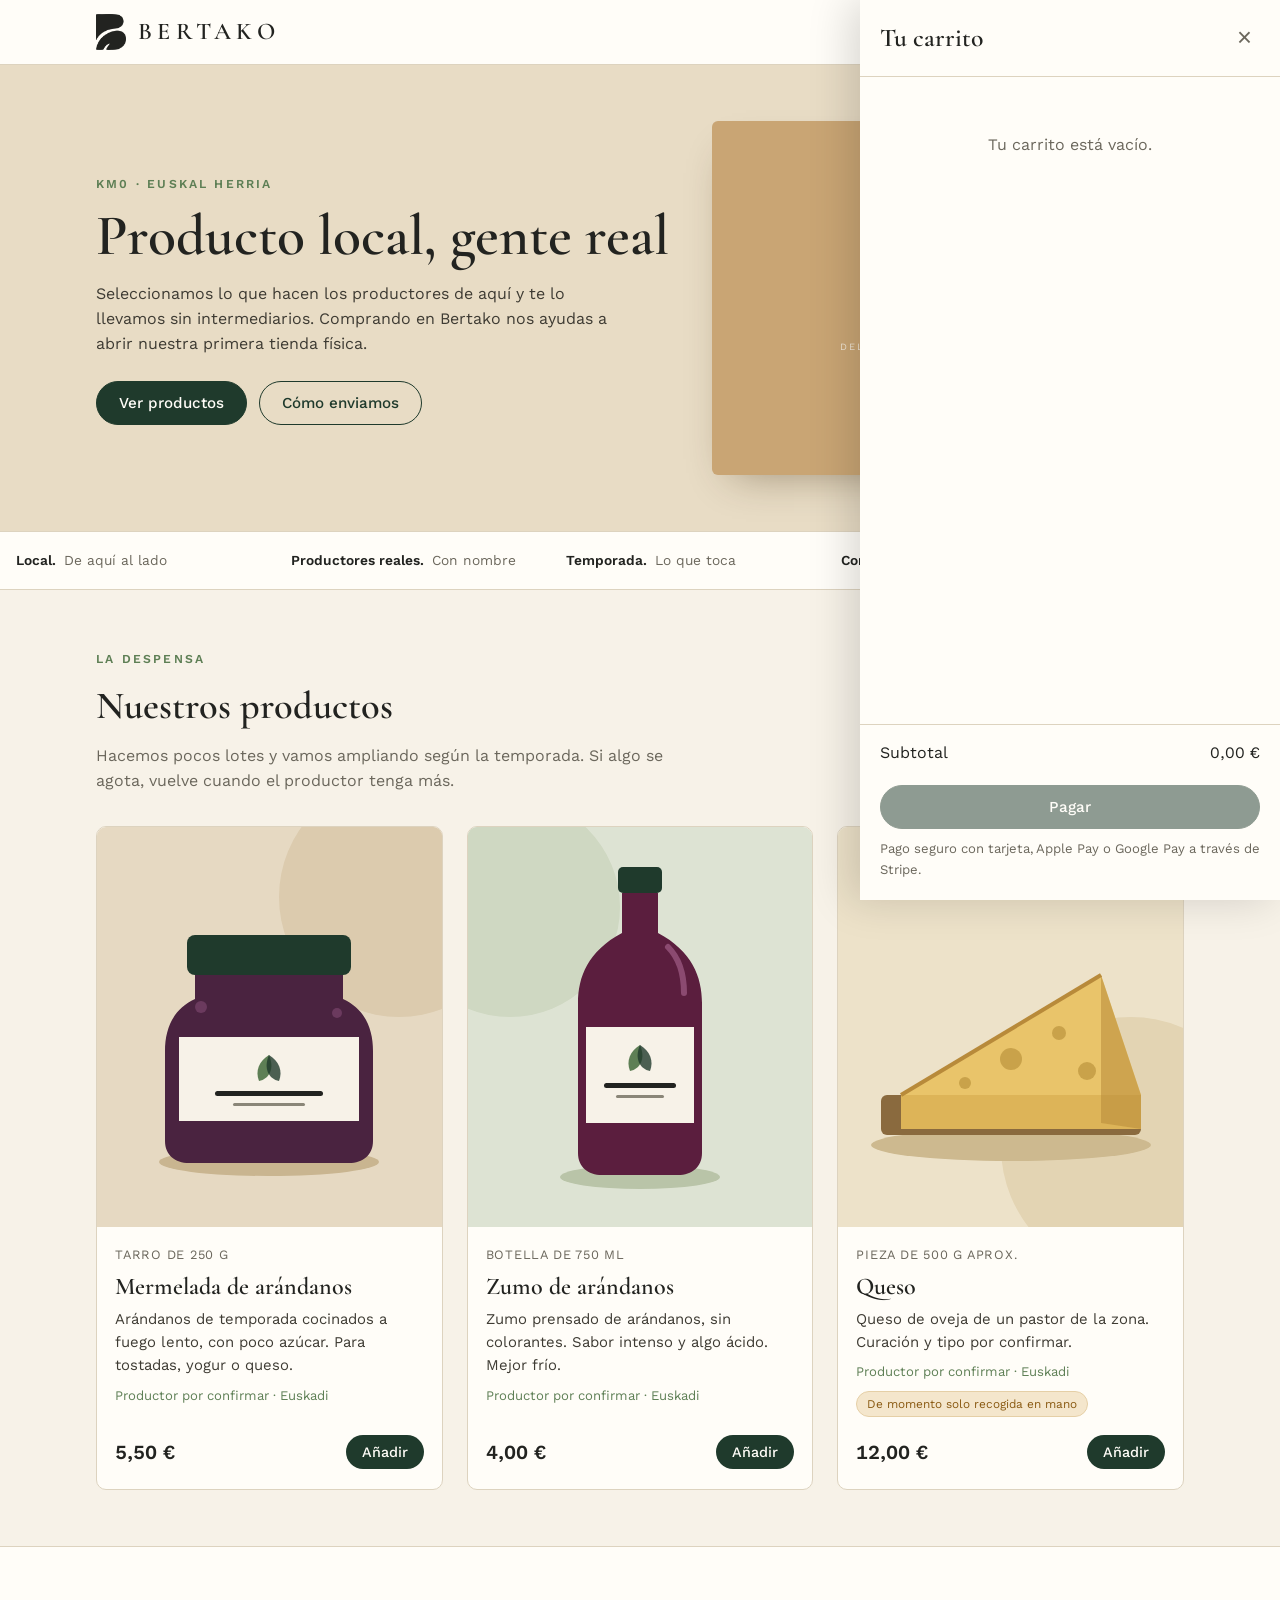
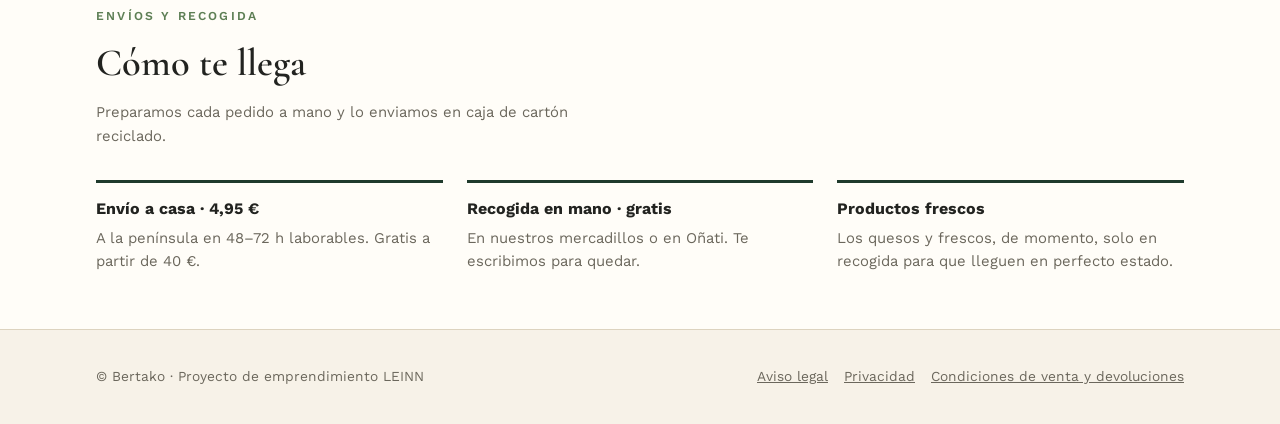
<file: index.html>
<!doctype html>
<html lang="es">
<head>
  <meta charset="utf-8">
  <meta name="viewport" content="width=device-width, initial-scale=1, viewport-fit=cover">
  <title>Bertako · Producto local, gente real</title>
  <meta name="description" content="Productos Km0 del País Vasco, del productor al consumidor. Mermeladas, zumos y quesos de la zona.">
  <link rel="icon" href="logo-b.png">
  <link rel="preconnect" href="https://fonts.googleapis.com">
  <link rel="preconnect" href="https://fonts.gstatic.com" crossorigin>
  <link rel="stylesheet" href="https://fonts.googleapis.com/css2?family=Cormorant+Garamond:wght@500;600&family=Work+Sans:wght@400;500;600&display=swap">
  <link rel="stylesheet" href="styles.css">
</head>
<body>
<!--INICIO-->
<header class="cabecera">
  <div class="envoltura">
    <a class="marca" href="#">
      <img src="logo-b.png" alt="" width="30" height="35">
      <span>BERTAKO</span>
    </a>
    <nav class="nav">
      <a class="enlace" href="#productos">Productos</a>
      <a class="enlace" href="#envios">Envíos</a>
      <button class="boton-carrito" id="abrir-carrito" type="button">
        Carrito <span class="contador" id="contador">0</span>
      </button>
    </nav>
  </div>
</header>

<main>
  <section class="portada">
    <div class="envoltura">
      <div>
        <span class="etiqueta">Km0 · Euskal Herria</span>
        <h1>Producto local, gente real</h1>
        <p>Seleccionamos lo que hacen los productores de aquí y te lo llevamos sin intermediarios. Comprando en Bertako nos ayudas a abrir nuestra primera tienda física.</p>
        <div class="acciones">
          <a class="boton primario" href="#productos">Ver productos</a>
          <a class="boton secundario" href="#envios">Cómo enviamos</a>
        </div>
      </div>
      <div class="caja" aria-hidden="true">
        <div class="sello">
          <img src="logo-b.png" alt="">
          <strong>BERTAKO</strong>
          <small>Del productor al consumidor</small>
        </div>
      </div>
    </div>
  </section>

  <section class="valores" aria-label="Lo que nos importa">
    <ul class="envoltura">
      <li><b>Local.</b> De aquí al lado</li>
      <li><b>Productores reales.</b> Con nombre</li>
      <li><b>Temporada.</b> Lo que toca</li>
      <li><b>Conciencia.</b> Comercio justo</li>
    </ul>
  </section>

  <section class="seccion" id="productos">
    <div class="envoltura">
      <span class="etiqueta">La despensa</span>
      <h2>Nuestros productos</h2>
      <p class="intro">Hacemos pocos lotes y vamos ampliando según la temporada. Si algo se agota, vuelve cuando el productor tenga más.</p>
      <div class="rejilla" id="rejilla"><p class="vacio">Cargando productos…</p></div>
    </div>
  </section>

  <section class="seccion envios" id="envios">
    <div class="envoltura">
      <span class="etiqueta">Envíos y recogida</span>
      <h2>Cómo te llega</h2>
      <p class="intro">Preparamos cada pedido a mano y lo enviamos en caja de cartón reciclado.</p>
      <div class="tres">
        <div>
          <h3>Envío a casa · 4,95 €</h3>
          <p>A la península en 48–72 h laborables. Gratis a partir de 40 €.</p>
        </div>
        <div>
          <h3>Recogida en mano · gratis</h3>
          <p>En nuestros mercadillos o en Oñati. Te escribimos para quedar.</p>
        </div>
        <div>
          <h3>Productos frescos</h3>
          <p>Los quesos y frescos, de momento, solo en recogida para que lleguen en perfecto estado.</p>
        </div>
      </div>
    </div>
  </section>
</main>

<footer class="pie-pagina">
  <div class="envoltura">
    <span>© Bertako · Proyecto de emprendimiento LEINN</span>
    <nav>
      <a href="#">Aviso legal</a>
      <a href="#">Privacidad</a>
      <a href="#">Condiciones de venta y devoluciones</a>
    </nav>
  </div>
</footer>

<div class="velo" id="velo" hidden></div>
<aside class="panel" id="panel" hidden aria-label="Carrito">
  <header>
    <h2>Tu carrito</h2>
    <button class="cerrar" id="cerrar" type="button" aria-label="Cerrar carrito">×</button>
  </header>
  <div class="lineas" id="lineas"></div>
  <div class="resumen">
    <div class="fila"><span>Subtotal</span><span id="subtotal">0,00 €</span></div>
    <p class="nota" id="nota-envio"></p>
    <p class="mensaje" id="mensaje" hidden></p>
    <button class="boton primario" id="pagar" type="button" disabled>Pagar</button>
    <p class="nota">Pago seguro con tarjeta, Apple Pay o Google Pay a través de Stripe.</p>
  </div>
</aside>
<!--FIN-->
<script src="tienda.js"></script>
</body>
</html>
</file>
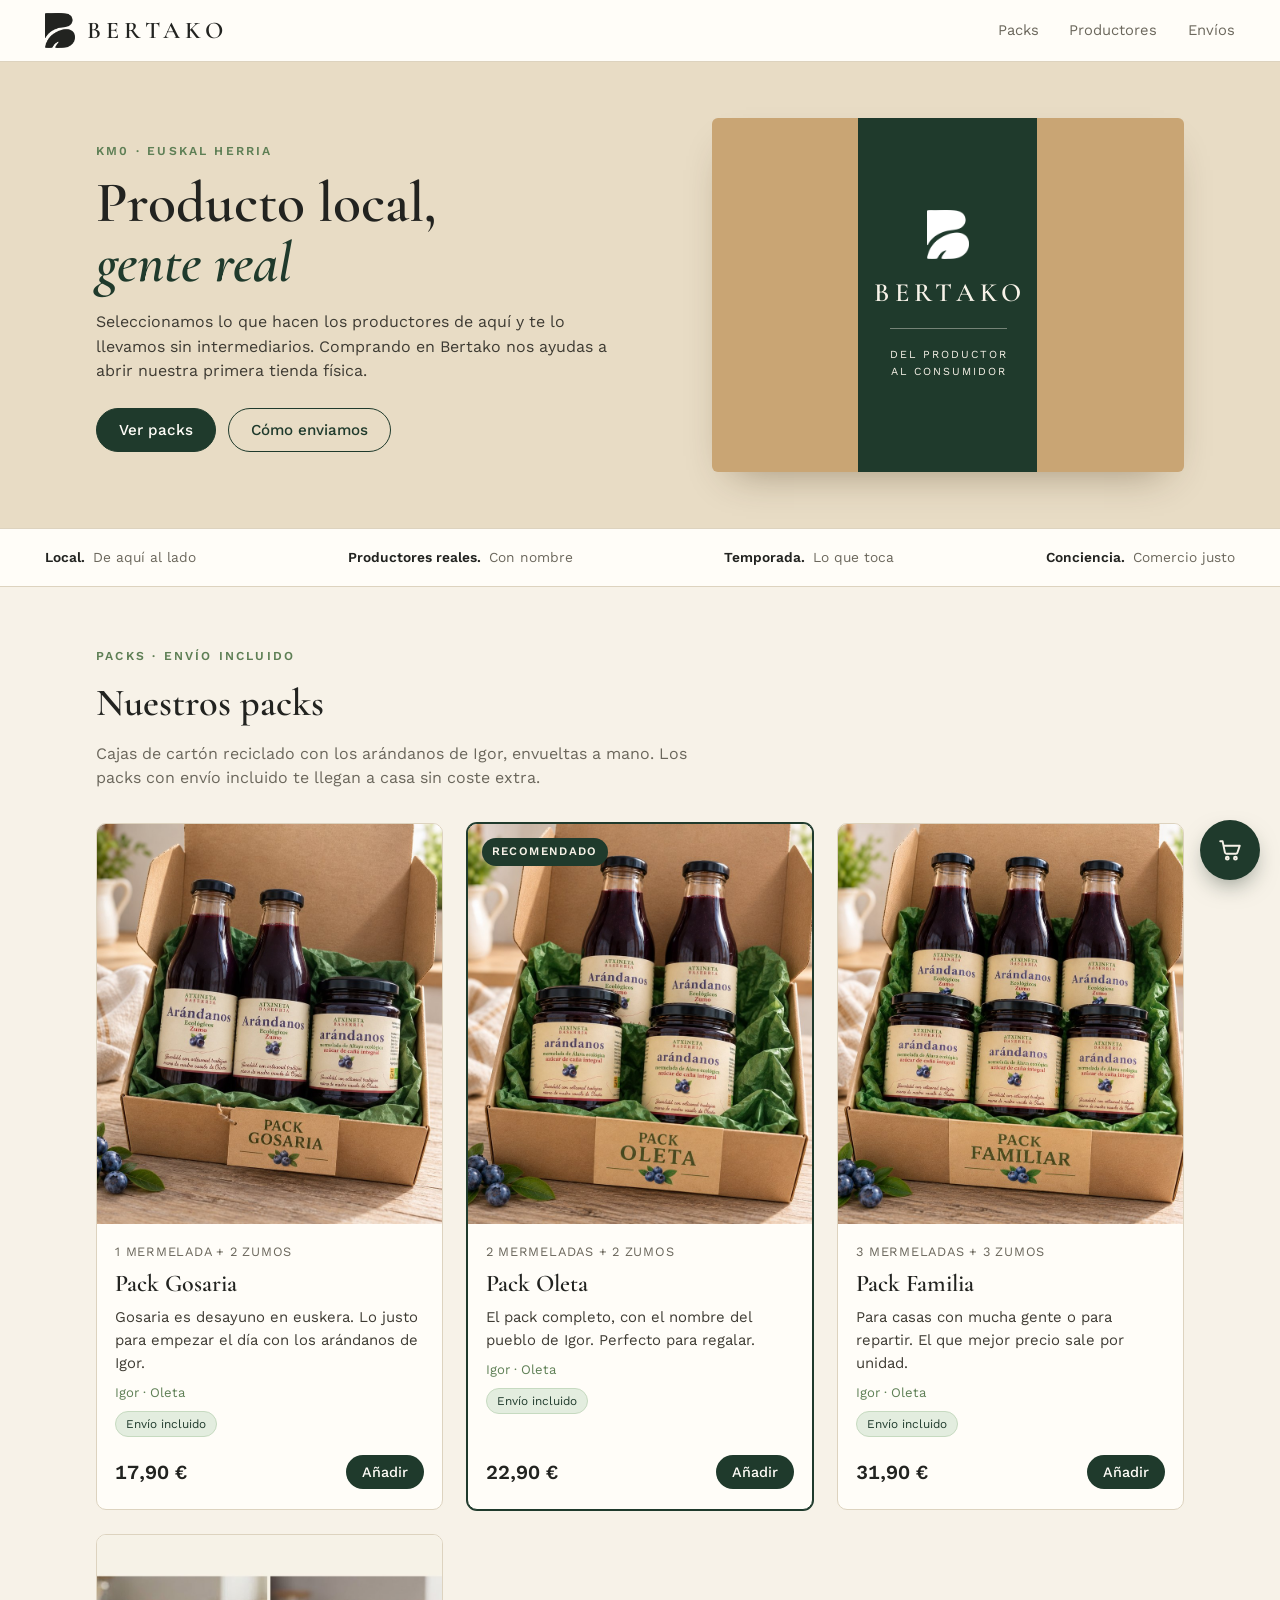
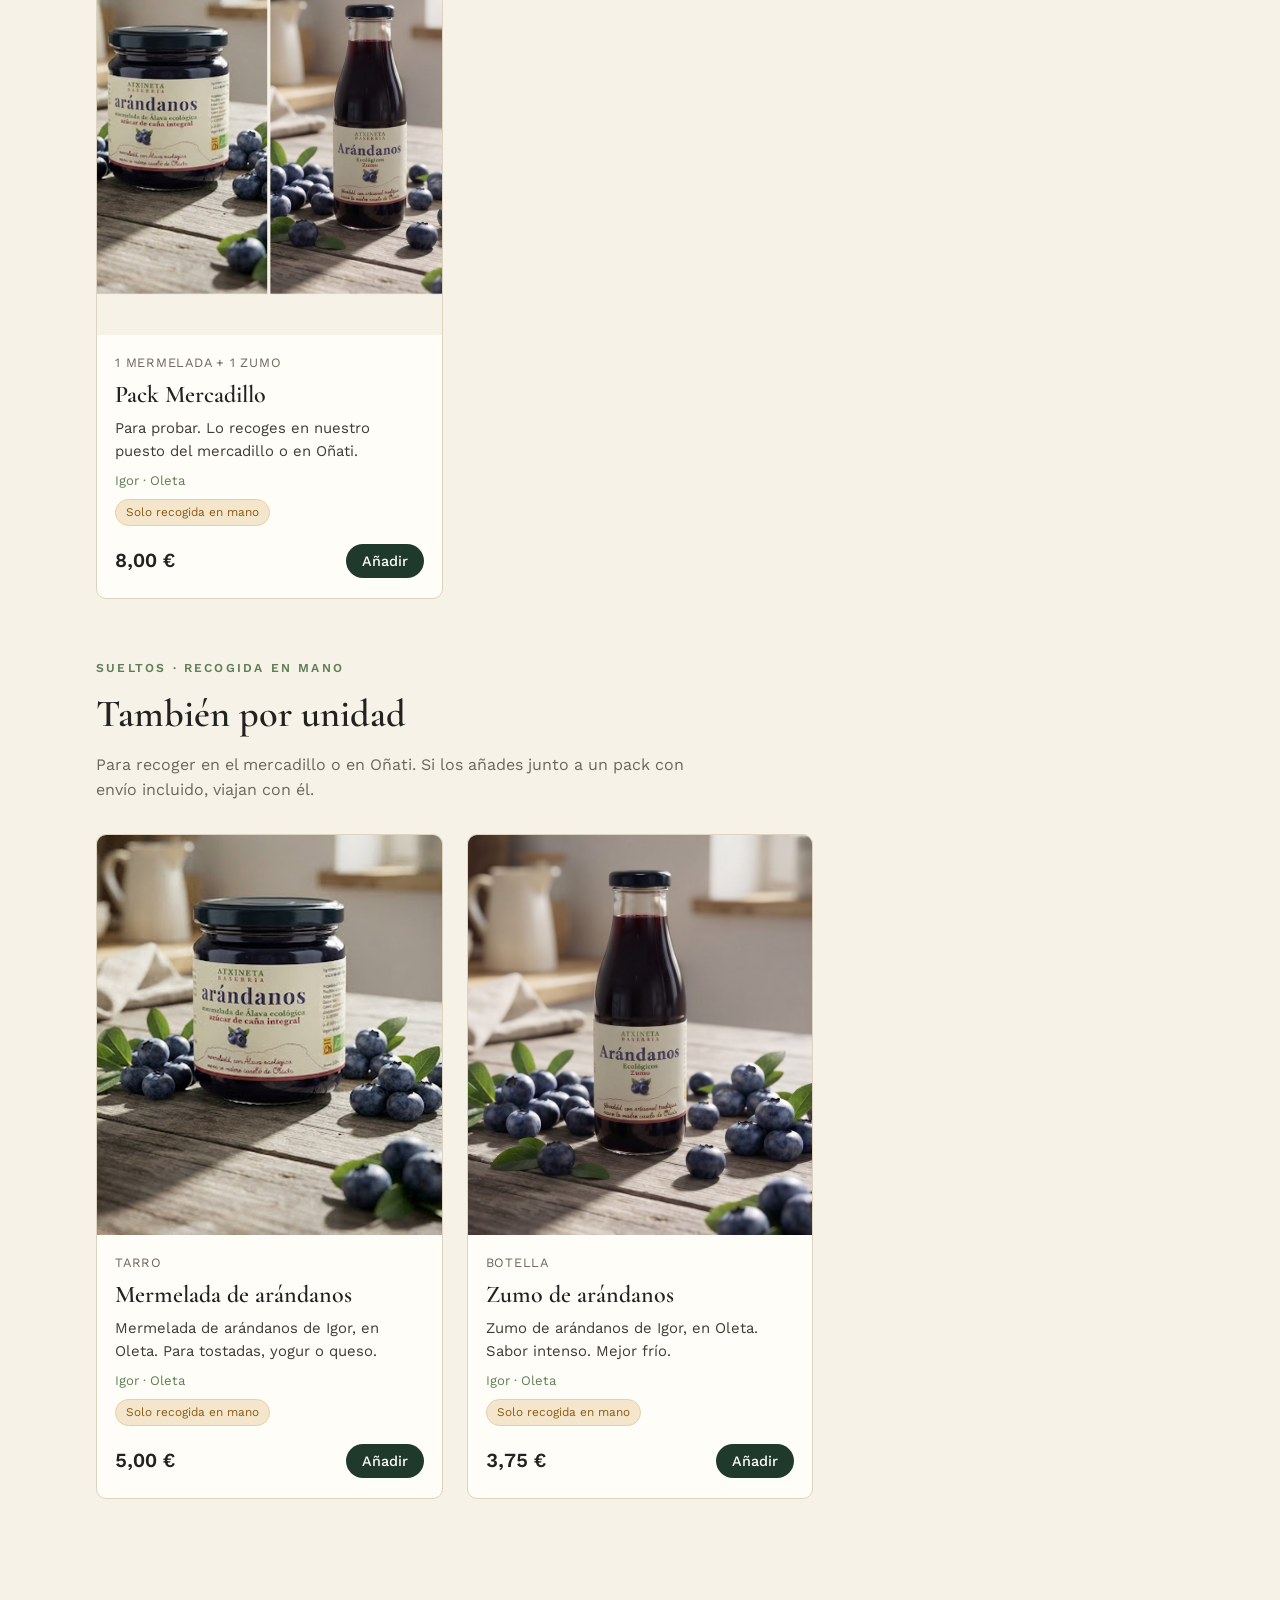
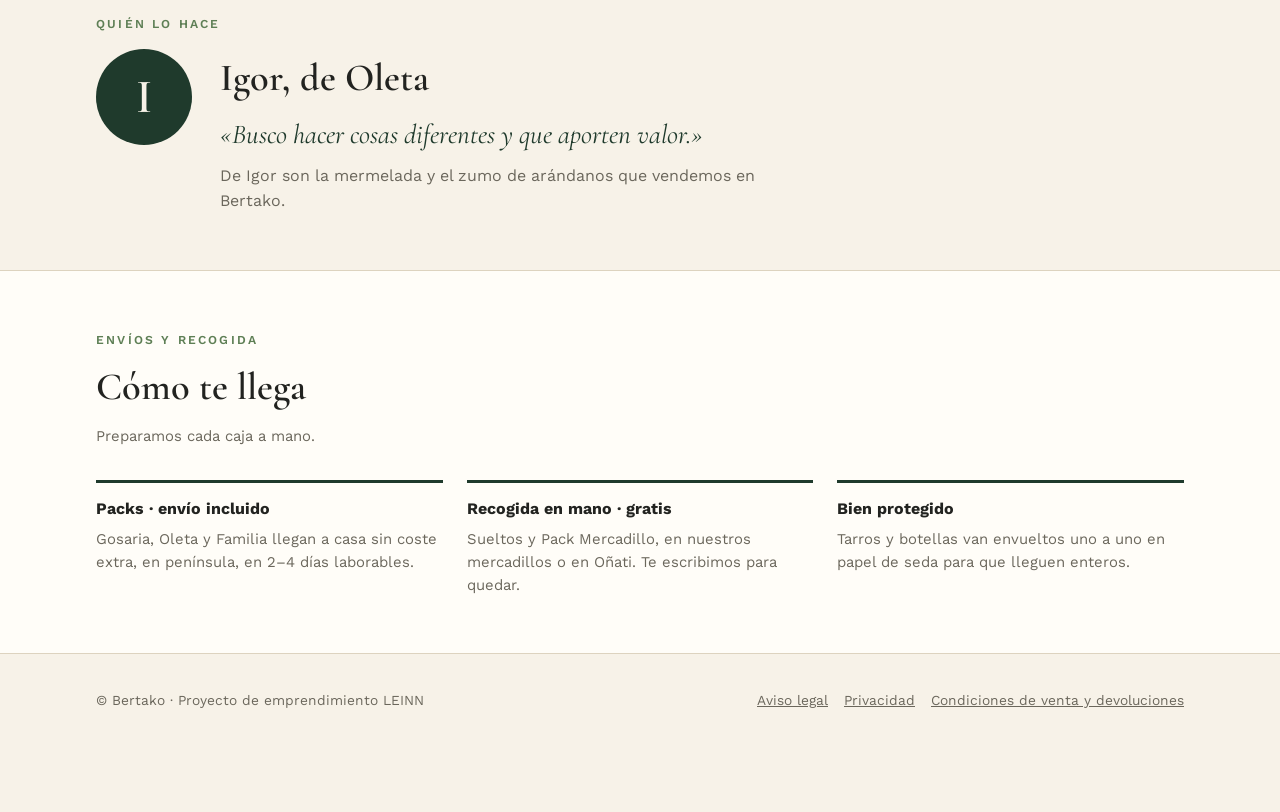
<file: public/index.html>
<!doctype html>
<html lang="es">
<head>
  <meta charset="utf-8">
  <meta name="viewport" content="width=device-width, initial-scale=1, viewport-fit=cover">
  <title>Bertako · Producto local, gente real</title>
  <meta name="description" content="Productos Km0 del País Vasco, del productor al consumidor. Mermeladas, zumos y quesos de la zona.">
  <link rel="icon" href="logo-b.png">
  <link rel="preconnect" href="https://fonts.googleapis.com">
  <link rel="preconnect" href="https://fonts.gstatic.com" crossorigin>
  <link rel="stylesheet" href="https://fonts.googleapis.com/css2?family=Cormorant+Garamond:wght@500;600&family=Work+Sans:wght@400;500;600&display=swap">
  <link rel="stylesheet" href="styles.css?v=202611031721">
</head>
<body>
<!--INICIO-->
<header class="cabecera">
  <div class="envoltura">
    <a class="marca" href="#">
      <img src="logo-b.png" alt="" width="30" height="35">
      <span>BERTAKO</span>
    </a>
    <nav class="nav">
      <a class="enlace" href="#productos">Packs</a>
      <a class="enlace" href="#productores">Productores</a>
      <a class="enlace" href="#envios">Envíos</a>
    </nav>
  </div>
</header>

<main>
  <section class="portada">
    <div class="envoltura">
      <div>
        <span class="etiqueta">Km0 · Euskal Herria</span>
        <h1>Producto local,<br><span class="rota" aria-label="gente real"><span class="activa">gente real</span><span>de temporada</span><span>con nombre</span><span>de aquí al lado</span></span></h1>
        <p>Seleccionamos lo que hacen los productores de aquí y te lo llevamos sin intermediarios. Comprando en Bertako nos ayudas a abrir nuestra primera tienda física.</p>
        <div class="acciones">
          <a class="boton primario" href="#productos">Ver packs</a>
          <a class="boton secundario" href="#envios">Cómo enviamos</a>
        </div>
      </div>
      <div class="caja" aria-hidden="true">
        <div class="sello">
          <img src="logo-b.png" alt="">
          <strong>BERTAKO</strong>
          <small>Del productor<br>al consumidor</small>
        </div>
      </div>
    </div>
  </section>

  <section class="valores" aria-label="Lo que nos importa">
    <ul class="envoltura">
      <li><b>Local.</b> De aquí al lado</li>
      <li><b>Productores reales.</b> Con nombre</li>
      <li><b>Temporada.</b> Lo que toca</li>
      <li><b>Conciencia.</b> Comercio justo</li>
    </ul>
  </section>

  <section class="seccion" id="productos">
    <div class="envoltura">
      <span class="etiqueta">Packs · Envío incluido</span>
      <h2>Nuestros packs</h2>
      <p class="intro">Cajas de cartón reciclado con los arándanos de Igor, envueltas a mano. Los packs con envío incluido te llegan a casa sin coste extra.</p>
      <div class="rejilla" id="rejilla-packs"><p class="vacio">Cargando productos…</p></div>
    </div>
  </section>

  <section class="seccion sueltos" id="sueltos">
    <div class="envoltura">
      <span class="etiqueta">Sueltos · Recogida en mano</span>
      <h2>También por unidad</h2>
      <p class="intro">Para recoger en el mercadillo o en Oñati. Si los añades junto a un pack con envío incluido, viajan con él.</p>
      <div class="rejilla" id="rejilla"></div>
    </div>
  </section>

  <section class="seccion productor" id="productores">
    <div class="envoltura">
      <span class="etiqueta">Quién lo hace</span>
      <div class="ficha">
        <div class="inicial" aria-hidden="true">I</div>
        <div>
          <h2>Igor, de Oleta</h2>
          <blockquote>«Busco hacer cosas diferentes y que aporten valor.»</blockquote>
          <p>De Igor son la mermelada y el zumo de arándanos que vendemos en Bertako.</p>
        </div>
      </div>
    </div>
  </section>

  <section class="seccion envios" id="envios">
    <div class="envoltura">
      <span class="etiqueta">Envíos y recogida</span>
      <h2>Cómo te llega</h2>
      <p class="intro">Preparamos cada caja a mano.</p>
      <div class="tres">
        <div>
          <h3>Packs · envío incluido</h3>
          <p>Gosaria, Oleta y Familia llegan a casa sin coste extra, en península, en 2–4 días laborables.</p>
        </div>
        <div>
          <h3>Recogida en mano · gratis</h3>
          <p>Sueltos y Pack Mercadillo, en nuestros mercadillos o en Oñati. Te escribimos para quedar.</p>
        </div>
        <div>
          <h3>Bien protegido</h3>
          <p>Tarros y botellas van envueltos uno a uno en papel de seda para que lleguen enteros.</p>
        </div>
      </div>
    </div>
  </section>
</main>

<footer class="pie-pagina">
  <div class="envoltura">
    <span>© Bertako · Proyecto de emprendimiento LEINN</span>
    <nav>
      <a href="#">Aviso legal</a>
      <a href="#">Privacidad</a>
      <a href="#">Condiciones de venta y devoluciones</a>
    </nav>
  </div>
</footer>

<button class="carrito-flotante" id="abrir-carrito" type="button" aria-label="Abrir carrito">
  <svg viewBox="0 0 24 24" width="26" height="26" aria-hidden="true" fill="none" stroke="currentColor" stroke-width="1.8" stroke-linecap="round" stroke-linejoin="round"><path d="M3 4h2.2l2.1 10.2a1.5 1.5 0 0 0 1.5 1.2h8.6a1.5 1.5 0 0 0 1.5-1.1L21 8H6.1"/><circle cx="9.5" cy="19.5" r="1.3"/><circle cx="17" cy="19.5" r="1.3"/></svg>
  <span class="contador" id="contador" hidden>0</span>
</button>

<div class="velo" id="velo" hidden></div>
<aside class="panel" id="panel" hidden aria-label="Carrito">
  <header>
    <h2>Tu carrito</h2>
    <button class="cerrar" id="cerrar" type="button" aria-label="Cerrar carrito">×</button>
  </header>
  <div class="lineas" id="lineas"></div>
  <div class="resumen">
    <div class="fila"><span>Subtotal</span><span id="subtotal">0,00 €</span></div>
    <p class="nota" id="nota-envio"></p>
    <p class="mensaje" id="mensaje" hidden></p>
    <button class="boton primario" id="pagar" type="button" disabled>Pagar</button>
    <p class="nota">Pago seguro con tarjeta, Apple Pay o Google Pay a través de Stripe.</p>
  </div>
</aside>
<!--FIN-->
<script src="tienda.js?v=202611031721"></script>
</body>
</html>
</file>
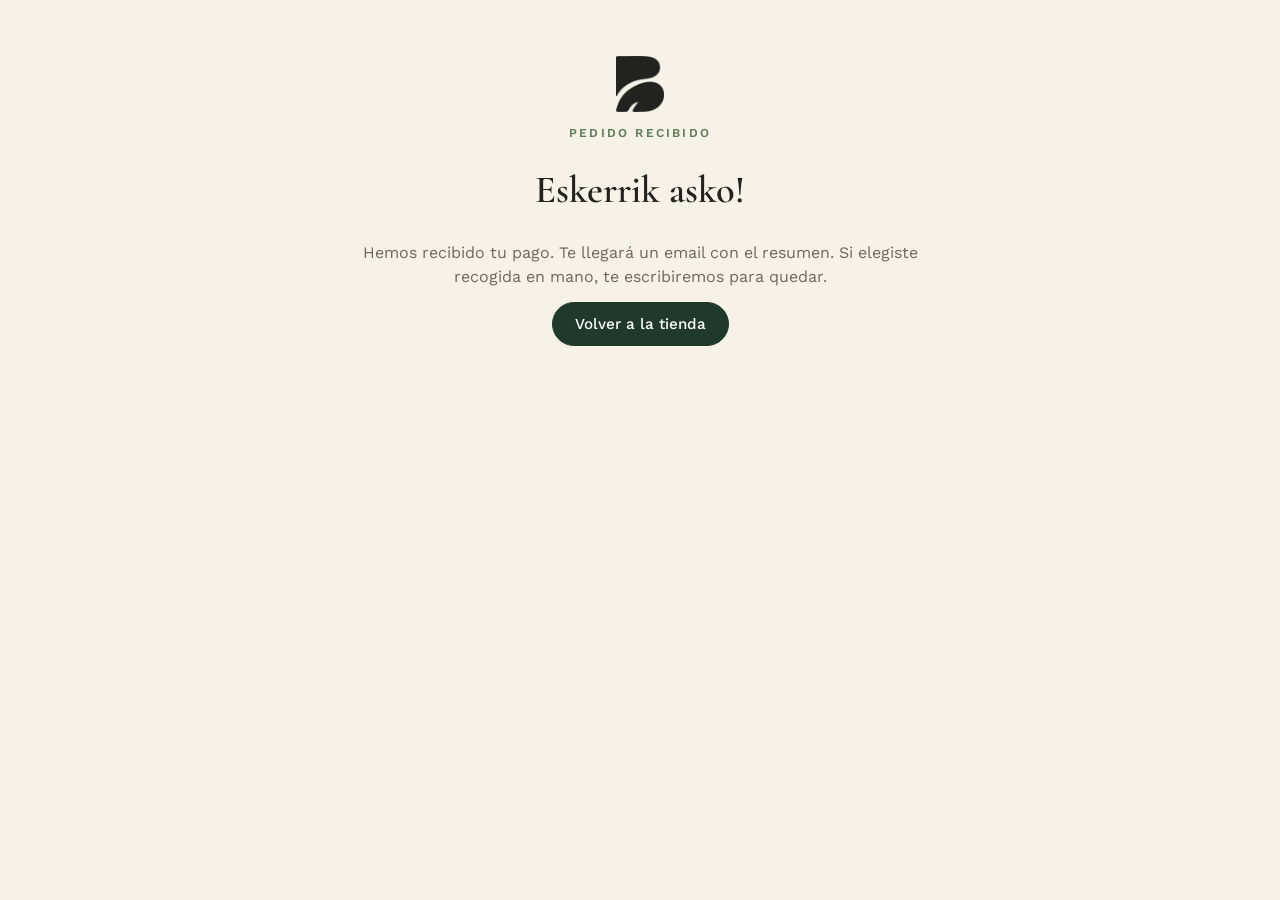
<file: gracias.html>
<!doctype html>
<html lang="es">
<head>
  <meta charset="utf-8">
  <meta name="viewport" content="width=device-width, initial-scale=1, viewport-fit=cover">
  <title>Gracias · Bertako</title>
  <link rel="icon" href="logo-b.png">
  <link rel="stylesheet" href="https://fonts.googleapis.com/css2?family=Cormorant+Garamond:wght@500;600&family=Work+Sans:wght@400;500;600&display=swap">
  <link rel="stylesheet" href="styles.css">
</head>
<body>
  <main class="seccion">
    <div class="envoltura" style="max-width:640px;text-align:center;display:grid;justify-items:center;gap:12px">
      <img src="logo-b.png" alt="" width="48">
      <span class="etiqueta">Pedido recibido</span>
      <h2>Eskerrik asko!</h2>
      <p class="intro" style="margin:0 auto">Hemos recibido tu pago. Te llegará un email con el resumen. Si elegiste recogida en mano, te escribiremos para quedar.</p>
      <a class="boton primario" href="/">Volver a la tienda</a>
    </div>
  </main>
  <script>try { localStorage.removeItem("bertako-carrito"); } catch {}</script>
</body>
</html>
</file>
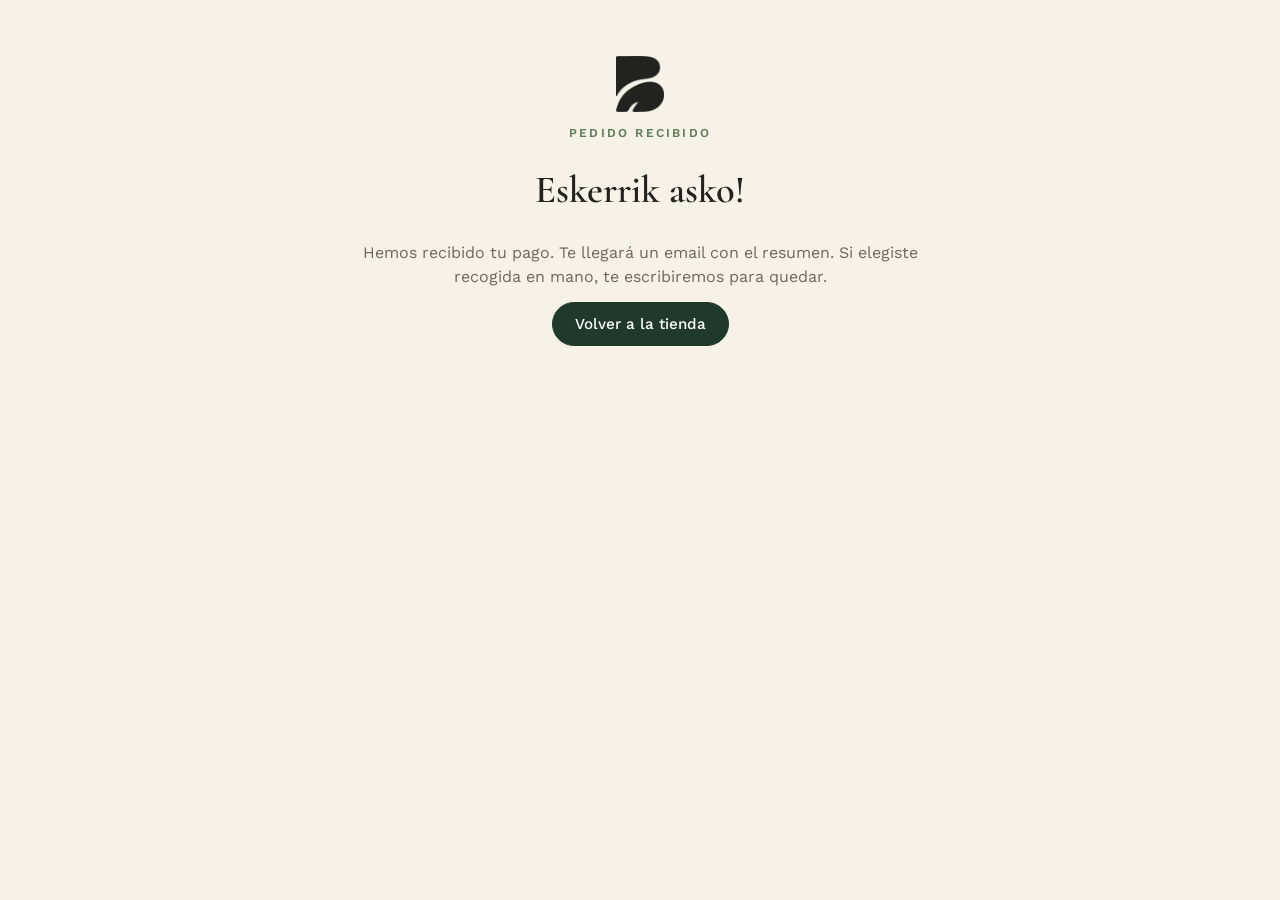
<file: public/gracias.html>
<!doctype html>
<html lang="es">
<head>
  <meta charset="utf-8">
  <meta name="viewport" content="width=device-width, initial-scale=1, viewport-fit=cover">
  <title>Gracias · Bertako</title>
  <link rel="icon" href="logo-b.png">
  <link rel="stylesheet" href="https://fonts.googleapis.com/css2?family=Cormorant+Garamond:wght@500;600&family=Work+Sans:wght@400;500;600&display=swap">
  <link rel="stylesheet" href="styles.css?v=202611031721">
</head>
<body>
  <main class="seccion">
    <div class="envoltura" style="max-width:640px;text-align:center;display:grid;justify-items:center;gap:12px">
      <img src="logo-b.png" alt="" width="48">
      <span class="etiqueta">Pedido recibido</span>
      <h2>Eskerrik asko!</h2>
      <p class="intro" style="margin:0 auto">Hemos recibido tu pago. Te llegará un email con el resumen. Si elegiste recogida en mano, te escribiremos para quedar.</p>
      <a class="boton primario" href="/">Volver a la tienda</a>
    </div>
  </main>
  <script>try { localStorage.removeItem("bertako-carrito"); } catch {}</script>
</body>
</html>
</file>
<file: styles.css>
/* Bertako — tienda online
   Concepto: la caja de cartón kraft con su banda verde bosque.
   Una sola paleta clara a propósito (la marca es crema + kraft + verde). */
:root {
  --crema: #F7F2E8;
  --papel: #FFFDF8;
  --kraft: #C9A574;
  --kraft-claro: #E8DCC5;
  --bosque: #1F3A2C;
  --hoja: #5E7F55;
  --tinta: #222320;
  --gris: #6B675C;
  --linea: #DDD3BF;
  --aviso: #8A5A12;

  --f-marca: "Cormorant Garamond", "Iowan Old Style", Georgia, serif;
  --f-texto: "Work Sans", system-ui, -apple-system, "Segoe UI", sans-serif;

  --radio: 10px;
  --ancho: 1120px;
  color-scheme: light;
}

* { box-sizing: border-box; }
html { scroll-behavior: smooth; }
@media (prefers-reduced-motion: reduce) { html { scroll-behavior: auto; } * { transition: none !important; } }

body {
  margin: 0;
  background: var(--crema);
  color: var(--tinta);
  font-family: var(--f-texto);
  font-size: 16px;
  line-height: 1.55;
}
body::before {
  content: ""; position: fixed; inset: 0 0 auto; height: env(safe-area-inset-top, 0px);
  z-index: 10; background: var(--papel);
}
img { max-width: 100%; display: block; }
a { color: var(--bosque); }
:focus-visible { outline: 2px solid var(--hoja); outline-offset: 3px; }

.envoltura {
  max-width: var(--ancho);
  margin: 0 auto;
  padding-left: max(16px, env(safe-area-inset-left, 0px));
  padding-right: max(16px, env(safe-area-inset-right, 0px));
}

/* Cabecera */
.cabecera {
  position: sticky; top: env(safe-area-inset-top, 0px); z-index: 20;
  background: var(--papel);
  border-bottom: 1px solid var(--linea);
}
.cabecera .envoltura { display: flex; align-items: center; justify-content: space-between; gap: 16px; padding-block: 12px; }
.marca { display: flex; align-items: center; gap: 12px; text-decoration: none; color: var(--tinta); }
.marca img { width: 30px; height: auto; }
.marca span { font-family: var(--f-marca); font-weight: 600; font-size: 1.5rem; letter-spacing: .22em; }
.nav { display: flex; align-items: center; gap: 20px; }
.nav a.enlace { text-decoration: none; color: var(--gris); font-size: .92rem; }
.nav a.enlace:hover { color: var(--tinta); }
@media (max-width: 600px) { .nav a.enlace { display: none; } .marca span { font-size: 1.25rem; } }

.boton-carrito {
  display: inline-flex; align-items: center; gap: 8px;
  background: var(--bosque); color: var(--papel);
  border: 0; border-radius: 999px; padding: 9px 16px;
  font: 500 .92rem var(--f-texto); cursor: pointer;
}
.boton-carrito .contador {
  min-width: 22px; height: 22px; padding: 0 6px; border-radius: 999px;
  background: var(--kraft); color: var(--tinta);
  display: inline-grid; place-items: center; font-size: .78rem; font-weight: 600;
  font-variant-numeric: tabular-nums;
}

/* Portada: la banda verde sobre kraft */
.portada { background: var(--kraft-claro); border-bottom: 1px solid var(--linea); }
.portada .envoltura { display: grid; grid-template-columns: 1.1fr .9fr; gap: 40px; align-items: center; padding-block: 56px; }
.etiqueta { font-size: .76rem; letter-spacing: .18em; text-transform: uppercase; color: var(--hoja); font-weight: 600; }
.portada h1 {
  font-family: var(--f-marca); font-weight: 600;
  font-size: clamp(2.3rem, 5vw, 3.6rem); line-height: 1.05;
  margin: 10px 0 16px; text-wrap: balance;
}
.portada p { max-width: 52ch; color: #3E3B33; margin: 0 0 24px; }
.acciones { display: flex; flex-wrap: wrap; gap: 12px; }
.boton {
  display: inline-flex; align-items: center; justify-content: center;
  padding: 12px 22px; border-radius: 999px; font: 500 .95rem var(--f-texto);
  text-decoration: none; cursor: pointer; border: 1.5px solid var(--bosque);
}
.boton.primario { background: var(--bosque); color: var(--papel); }
.boton.secundario { background: transparent; color: var(--bosque); }
.boton:hover { filter: brightness(1.08); }
.boton[disabled] { opacity: .5; cursor: not-allowed; }

.caja {
  position: relative; aspect-ratio: 4 / 3; max-width: 100%;
  background: var(--kraft); border-radius: 6px;
  box-shadow: 0 18px 40px -20px rgba(60, 40, 10, .45);
  display: grid; place-items: center; overflow: hidden;
}
.caja::before { content: ""; position: absolute; inset: 0 34% 0 34%; background: var(--bosque); }
.caja .sello {
  position: relative; display: grid; justify-items: center; gap: 6px; color: var(--crema); text-align: center;
}
.caja .sello img { width: 44px; filter: invert(1) brightness(1.6); }
.caja .sello strong { font-family: var(--f-marca); font-size: 1.4rem; letter-spacing: .24em; font-weight: 600; }
.caja .sello small { font-size: .6rem; letter-spacing: .2em; text-transform: uppercase; opacity: .85; }
@media (max-width: 760px) {
  .portada .envoltura { grid-template-columns: 1fr; padding-block: 36px; }
  .caja { aspect-ratio: 16 / 9; }
}

/* Valores */
.valores { border-bottom: 1px solid var(--linea); background: var(--papel); }
.valores ul { list-style: none; margin: 0; padding-block: 18px; display: grid; grid-template-columns: repeat(4, 1fr); gap: 12px; }
.valores li { font-size: .86rem; color: var(--gris); display: flex; gap: 8px; align-items: baseline; }
.valores li b { color: var(--tinta); font-weight: 600; }
@media (max-width: 760px) { .valores ul { grid-template-columns: 1fr 1fr; } }

/* Productos */
.seccion { padding-block: 56px; }
.seccion h2 { font-family: var(--f-marca); font-weight: 600; font-size: clamp(1.8rem, 3.5vw, 2.4rem); margin: 6px 0 8px; text-wrap: balance; }
.seccion .intro { color: var(--gris); max-width: 60ch; margin: 0 0 32px; }

.rejilla { display: grid; grid-template-columns: repeat(auto-fill, minmax(260px, 1fr)); gap: 24px; }
.producto {
  background: var(--papel); border: 1px solid var(--linea); border-radius: var(--radio);
  overflow: hidden; display: flex; flex-direction: column;
}
.producto img { aspect-ratio: 1 / 1; width: 100%; object-fit: cover; }
.producto .cuerpo { padding: 18px 18px 20px; display: flex; flex-direction: column; gap: 8px; flex: 1; min-width: 0; }
.producto h3 { font-family: var(--f-marca); font-size: 1.5rem; font-weight: 600; margin: 0; line-height: 1.15; }
.producto .formato { font-size: .8rem; letter-spacing: .06em; text-transform: uppercase; color: var(--gris); }
.producto .desc { font-size: .93rem; color: #3E3B33; margin: 0; }
.producto .origen { font-size: .82rem; color: var(--hoja); }
.producto .pie { margin-top: auto; padding-top: 10px; display: flex; align-items: center; justify-content: space-between; gap: 12px; }
.precio { font-size: 1.25rem; font-weight: 600; font-variant-numeric: tabular-nums; }
.chip {
  display: inline-block; align-self: flex-start;
  font-size: .74rem; padding: 3px 10px; border-radius: 999px;
  background: #F4E6CC; color: var(--aviso); border: 1px solid #E5CFA6;
}
.boton-anadir {
  border: 0; background: var(--bosque); color: var(--papel);
  border-radius: 999px; padding: 9px 16px; font: 500 .9rem var(--f-texto); cursor: pointer;
}
.boton-anadir:hover { filter: brightness(1.12); }
.boton-anadir.hecho { background: var(--hoja); }

/* Envíos */
.envios { background: var(--papel); border-block: 1px solid var(--linea); }
.envios .tres { display: grid; grid-template-columns: repeat(3, 1fr); gap: 24px; }
.envios .tres div { border-top: 3px solid var(--bosque); padding-top: 14px; }
.envios h3 { margin: 0 0 6px; font-size: 1rem; }
.envios p { margin: 0; color: var(--gris); font-size: .93rem; }
@media (max-width: 760px) { .envios .tres { grid-template-columns: 1fr; } }

/* Pie */
.pie-pagina { padding-block: 36px; color: var(--gris); font-size: .86rem; }
.pie-pagina .envoltura { display: flex; flex-wrap: wrap; justify-content: space-between; gap: 16px; }
.pie-pagina nav { display: flex; flex-wrap: wrap; gap: 16px; }
.pie-pagina a { color: var(--gris); }

/* Carrito (panel lateral) */
.velo { position: fixed; inset: 0; background: rgba(20, 24, 18, .45); z-index: 40; }
.panel {
  position: fixed; top: 0; right: 0; bottom: 0; z-index: 50;
  width: min(420px, 100%); background: var(--papel);
  display: flex; flex-direction: column;
  padding-top: env(safe-area-inset-top, 0px);
  padding-bottom: env(safe-area-inset-bottom, 0px);
  padding-right: env(safe-area-inset-right, 0px);
  box-shadow: -10px 0 40px rgba(0, 0, 0, .15);
}
.panel header { display: flex; justify-content: space-between; align-items: center; padding: 18px 20px; border-bottom: 1px solid var(--linea); }
.panel header h2 { margin: 0; font-family: var(--f-marca); font-size: 1.6rem; font-weight: 600; }
.cerrar { background: none; border: 0; font-size: 1.6rem; line-height: 1; cursor: pointer; color: var(--gris); padding: 4px 8px; }
.lineas { flex: 1; overflow-y: auto; padding: 8px 20px; }
.linea { display: grid; grid-template-columns: 56px 1fr auto; gap: 12px; align-items: center; padding-block: 12px; border-bottom: 1px solid var(--linea); }
.linea img { width: 56px; height: 56px; border-radius: 6px; }
.linea .nombre { font-weight: 500; font-size: .95rem; min-width: 0; }
.linea .sub { font-size: .8rem; color: var(--gris); }
.cantidad { display: inline-flex; align-items: center; border: 1px solid var(--linea); border-radius: 999px; margin-top: 6px; }
.cantidad button { background: none; border: 0; width: 30px; height: 28px; cursor: pointer; font-size: 1rem; color: var(--tinta); }
.cantidad span { min-width: 20px; text-align: center; font-variant-numeric: tabular-nums; font-size: .9rem; }
.linea .importe { font-weight: 600; font-variant-numeric: tabular-nums; }
.vacio { color: var(--gris); padding-block: 32px; text-align: center; }
.resumen { border-top: 1px solid var(--linea); padding: 16px 20px 20px; display: grid; gap: 10px; }
.fila { display: flex; justify-content: space-between; font-variant-numeric: tabular-nums; }
.fila.total { font-size: 1.15rem; font-weight: 600; }
.resumen .nota { font-size: .82rem; color: var(--gris); margin: 0; }
.mensaje { font-size: .86rem; padding: 10px 12px; border-radius: 8px; background: #F4E6CC; color: #5E3E0C; margin: 0; }
.resumen .boton { width: 100%; }
</file>
<file: public/styles.css>
/* Bertako — tienda online
   Concepto: la caja de cartón kraft con su banda verde bosque.
   Una sola paleta clara a propósito (la marca es crema + kraft + verde). */
:root {
  --crema: #F7F2E8;
  --papel: #FFFDF8;
  --kraft: #C9A574;
  --kraft-claro: #E8DCC5;
  --bosque: #1F3A2C;
  --hoja: #5E7F55;
  --tinta: #222320;
  --gris: #6B675C;
  --linea: #DDD3BF;
  --aviso: #8A5A12;

  --f-marca: "Cormorant Garamond", "Iowan Old Style", Georgia, serif;
  --f-texto: "Work Sans", system-ui, -apple-system, "Segoe UI", sans-serif;

  --radio: 10px;
  --ancho: 1120px;
  color-scheme: light;
}

* { box-sizing: border-box; }
[hidden] { display: none !important; }
html { scroll-behavior: smooth; }
@media (prefers-reduced-motion: reduce) { html { scroll-behavior: auto; } * { transition: none !important; } }

body {
  margin: 0;
  background: var(--crema);
  color: var(--tinta);
  font-family: var(--f-texto);
  font-size: 16px;
  line-height: 1.55;
}
body::before {
  content: ""; position: fixed; inset: 0 0 auto; height: env(safe-area-inset-top, 0px);
  z-index: 10; background: var(--papel);
}
img { max-width: 100%; display: block; }
a { color: var(--bosque); }
:focus-visible { outline: 2px solid var(--hoja); outline-offset: 3px; }

.envoltura {
  max-width: var(--ancho);
  margin: 0 auto;
  padding-left: max(16px, env(safe-area-inset-left, 0px));
  padding-right: max(16px, env(safe-area-inset-right, 0px));
}

/* Cabecera */
.cabecera {
  position: sticky; top: env(safe-area-inset-top, 0px); z-index: 20;
  background: var(--papel);
  border-bottom: 1px solid var(--linea);
}
.cabecera .envoltura {
  max-width: none;
  padding-left: max(clamp(16px, 3.5vw, 56px), env(safe-area-inset-left, 0px));
  padding-right: max(clamp(16px, 3.5vw, 56px), env(safe-area-inset-right, 0px));
  display: flex; align-items: center; justify-content: space-between; gap: 16px; padding-block: 12px;
}
.marca { display: flex; align-items: center; gap: 12px; text-decoration: none; color: var(--tinta); }
.marca img { width: 30px; height: auto; }
.marca span { font-family: var(--f-marca); font-weight: 600; font-size: 1.5rem; letter-spacing: .22em; }
.nav { display: flex; align-items: center; gap: clamp(20px, 2.4vw, 36px); }
.nav a.enlace { text-decoration: none; color: var(--gris); font-size: .92rem; }
.nav a.enlace:hover { color: var(--tinta); }
@media (max-width: 600px) { .nav a.enlace { display: none; } .marca span { font-size: 1.25rem; } }

.boton-carrito {
  display: inline-flex; align-items: center; gap: 8px;
  background: var(--bosque); color: var(--papel);
  border: 0; border-radius: 999px; padding: 9px 16px;
  font: 500 .92rem var(--f-texto); cursor: pointer;
}
.boton-carrito .contador {
  min-width: 22px; height: 22px; padding: 0 6px; border-radius: 999px;
  background: var(--kraft); color: var(--tinta);
  display: inline-grid; place-items: center; font-size: .78rem; font-weight: 600;
  font-variant-numeric: tabular-nums;
}

/* Portada: la banda verde sobre kraft */
.portada { background: var(--kraft-claro); border-bottom: 1px solid var(--linea); }
.portada .envoltura { display: grid; grid-template-columns: 1.1fr .9fr; gap: 40px; align-items: center; padding-block: 56px; }
.etiqueta { font-size: .76rem; letter-spacing: .18em; text-transform: uppercase; color: var(--hoja); font-weight: 600; }
.portada h1 {
  font-family: var(--f-marca); font-weight: 600;
  font-size: clamp(2.3rem, 5vw, 3.6rem); line-height: 1.05;
  margin: 10px 0 16px; text-wrap: balance;
}
.portada p { max-width: 52ch; color: #3E3B33; margin: 0 0 24px; }
.acciones { display: flex; flex-wrap: wrap; gap: 12px; }
.boton {
  display: inline-flex; align-items: center; justify-content: center;
  padding: 12px 22px; border-radius: 999px; font: 500 .95rem var(--f-texto);
  text-decoration: none; cursor: pointer; border: 1.5px solid var(--bosque);
}
.boton.primario { background: var(--bosque); color: var(--papel); }
.boton.secundario { background: transparent; color: var(--bosque); }
.boton:hover { filter: brightness(1.08); }
.boton[disabled] { opacity: .5; cursor: not-allowed; }

.caja {
  position: relative; aspect-ratio: 4 / 3; max-width: 100%;
  background: var(--kraft); border-radius: 6px;
  box-shadow: 0 18px 40px -20px rgba(60, 40, 10, .45);
  display: grid; place-items: center; overflow: hidden;
}
.caja { container-type: inline-size; }
.caja::before { content: ""; position: absolute; inset: 0 31% 0 31%; background: var(--bosque); }
.caja .sello {
  position: absolute; inset: 0 31%;
  display: flex; flex-direction: column; align-items: center; justify-content: center;
  gap: 4.5cqw; padding: 0 2cqw; color: var(--crema); text-align: center;
}
.caja .sello img { width: 9cqw; filter: invert(1) brightness(1.6); }
.caja .sello strong {
  font-family: var(--f-marca); font-weight: 600; line-height: 1;
  font-size: 5.6cqw; letter-spacing: .2em;
  margin-right: -.2em; /* compensa el espacio extra que deja la última letra */
}
.caja .sello small {
  display: block; font-size: 2.3cqw; line-height: 1.6;
  letter-spacing: .18em; margin-right: -.18em;
  text-transform: uppercase; opacity: .85;
  border-top: 1px solid rgba(247, 242, 232, .4); padding-top: 3.5cqw;
}
@media (max-width: 760px) {
  .portada .envoltura { grid-template-columns: 1fr; padding-block: 36px; }
  .caja { aspect-ratio: 16 / 9; }
}

/* Valores */
.valores { border-bottom: 1px solid var(--linea); background: var(--papel); }
.valores ul {
  list-style: none; margin: 0; max-width: none;
  padding-left: max(clamp(16px, 3.5vw, 56px), env(safe-area-inset-left, 0px));
  padding-right: max(clamp(16px, 3.5vw, 56px), env(safe-area-inset-right, 0px));
  padding-block: 18px;
  display: flex; flex-wrap: wrap; justify-content: space-between; gap: 12px 24px;
}
.valores li { font-size: .86rem; color: var(--gris); display: flex; gap: 8px; align-items: baseline; }
.valores li b { color: var(--tinta); font-weight: 600; }
@media (max-width: 760px) {
  .valores ul { display: grid; grid-template-columns: 1fr 1fr; gap: 14px 20px; }
  .valores li { flex-direction: column; gap: 0; }
}

/* Productos */
.seccion { padding-block: 56px; }
.seccion h2 { font-family: var(--f-marca); font-weight: 600; font-size: clamp(1.8rem, 3.5vw, 2.4rem); margin: 6px 0 8px; text-wrap: balance; }
.seccion .intro { color: var(--gris); max-width: 60ch; margin: 0 0 32px; }

.rejilla { display: grid; grid-template-columns: repeat(auto-fill, minmax(260px, 1fr)); gap: 24px; }
.producto {
  background: var(--papel); border: 1px solid var(--linea); border-radius: var(--radio);
  overflow: hidden; display: flex; flex-direction: column;
}
.producto img { aspect-ratio: 1 / 1; width: 100%; object-fit: cover; }
.producto .cuerpo { padding: 18px 18px 20px; display: flex; flex-direction: column; gap: 8px; flex: 1; min-width: 0; }
.producto h3 { font-family: var(--f-marca); font-size: 1.5rem; font-weight: 600; margin: 0; line-height: 1.15; }
.producto .formato { font-size: .8rem; letter-spacing: .06em; text-transform: uppercase; color: var(--gris); }
.producto .desc { font-size: .93rem; color: #3E3B33; margin: 0; }
.producto .origen { font-size: .82rem; color: var(--hoja); }
.producto .pie { margin-top: auto; padding-top: 10px; display: flex; align-items: center; justify-content: space-between; gap: 12px; }
.precio { font-size: 1.25rem; font-weight: 600; font-variant-numeric: tabular-nums; }
.chip {
  display: inline-block; align-self: flex-start;
  font-size: .74rem; padding: 3px 10px; border-radius: 999px;
  background: #F4E6CC; color: var(--aviso); border: 1px solid #E5CFA6;
}
.boton-anadir {
  border: 0; background: var(--bosque); color: var(--papel);
  border-radius: 999px; padding: 9px 16px; font: 500 .9rem var(--f-texto); cursor: pointer;
}
.boton-anadir:hover { filter: brightness(1.12); }
.boton-anadir.hecho { background: var(--hoja); }

/* Envíos */
.envios { background: var(--papel); border-block: 1px solid var(--linea); }
.envios .tres { display: grid; grid-template-columns: repeat(3, 1fr); gap: 24px; }
.envios .tres div { border-top: 3px solid var(--bosque); padding-top: 14px; }
.envios h3 { margin: 0 0 6px; font-size: 1rem; }
.envios p { margin: 0; color: var(--gris); font-size: .93rem; }
@media (max-width: 760px) { .envios .tres { grid-template-columns: 1fr; } }

/* Pie */
.pie-pagina { padding-block: 36px 100px; color: var(--gris); font-size: .86rem; }
.pie-pagina .envoltura { display: flex; flex-wrap: wrap; justify-content: space-between; gap: 16px; }
.pie-pagina nav { display: flex; flex-wrap: wrap; gap: 16px; }
.pie-pagina a { color: var(--gris); }

/* Carrito (panel lateral) */
.velo { position: fixed; inset: 0; background: rgba(20, 24, 18, .45); z-index: 40; }
.panel {
  position: fixed; top: 0; right: 0; bottom: 0; z-index: 50;
  width: min(420px, 100%); background: var(--papel);
  display: flex; flex-direction: column;
  padding-top: env(safe-area-inset-top, 0px);
  padding-bottom: env(safe-area-inset-bottom, 0px);
  padding-right: env(safe-area-inset-right, 0px);
  box-shadow: -10px 0 40px rgba(0, 0, 0, .15);
}
.panel header { display: flex; justify-content: space-between; align-items: center; padding: 18px 20px; border-bottom: 1px solid var(--linea); }
.panel header h2 { margin: 0; font-family: var(--f-marca); font-size: 1.6rem; font-weight: 600; }
.cerrar { background: none; border: 0; font-size: 1.6rem; line-height: 1; cursor: pointer; color: var(--gris); padding: 4px 8px; }
.lineas { flex: 1; overflow-y: auto; padding: 8px 20px; }
.linea { display: grid; grid-template-columns: 56px 1fr auto; gap: 12px; align-items: center; padding-block: 12px; border-bottom: 1px solid var(--linea); }
.linea img { width: 56px; height: 56px; border-radius: 6px; }
.linea .nombre { font-weight: 500; font-size: .95rem; min-width: 0; }
.linea .sub { font-size: .8rem; color: var(--gris); }
.cantidad { display: inline-flex; align-items: center; border: 1px solid var(--linea); border-radius: 999px; margin-top: 6px; }
.cantidad button { background: none; border: 0; width: 30px; height: 28px; cursor: pointer; font-size: 1rem; color: var(--tinta); }
.cantidad span { min-width: 20px; text-align: center; font-variant-numeric: tabular-nums; font-size: .9rem; }
.linea .importe { font-weight: 600; font-variant-numeric: tabular-nums; }
.vacio { color: var(--gris); padding-block: 32px; text-align: center; }
.resumen { border-top: 1px solid var(--linea); padding: 16px 20px 20px; display: grid; gap: 10px; }
.fila { display: flex; justify-content: space-between; font-variant-numeric: tabular-nums; }
.fila.total { font-size: 1.15rem; font-weight: 600; }
.resumen .nota { font-size: .82rem; color: var(--gris); margin: 0; }
.mensaje { font-size: .86rem; padding: 10px 12px; border-radius: 8px; background: #F4E6CC; color: #5E3E0C; margin: 0; }
.resumen .boton { width: 100%; }

/* Productor */
.productor .ficha { display: grid; grid-template-columns: auto 1fr; gap: 28px; align-items: start; margin-top: 14px; max-width: 760px; }
.productor .inicial {
  width: 96px; height: 96px; border-radius: 50%;
  background: var(--bosque); color: var(--crema);
  display: grid; place-items: center;
  font-family: var(--f-marca); font-size: 3rem; font-weight: 600;
}
.productor h2 { margin-top: 0; }
.productor blockquote {
  margin: 0 0 12px; font-family: var(--f-marca); font-style: italic;
  font-size: clamp(1.3rem, 2.6vw, 1.7rem); line-height: 1.3; color: var(--bosque);
}
.productor p { margin: 0; color: var(--gris); max-width: 60ch; }
@media (max-width: 600px) { .productor .ficha { grid-template-columns: 1fr; gap: 16px; } .productor .inicial { width: 72px; height: 72px; font-size: 2.2rem; } }

/* Carrito flotante (abajo a la derecha) */
.carrito-flotante {
  position: fixed; z-index: 30;
  right: calc(20px + env(safe-area-inset-right, 0px));
  bottom: calc(20px + env(safe-area-inset-bottom, 0px));
  width: 60px; height: 60px; border-radius: 50%; border: 0;
  background: var(--bosque); color: var(--crema);
  display: grid; place-items: center; cursor: pointer;
  box-shadow: 0 10px 24px -8px rgba(20, 40, 28, .55);
  transition: transform .15s ease;
}
.carrito-flotante:hover { transform: scale(1.06); }
.carrito-flotante .contador {
  position: absolute; top: -4px; right: -4px;
  min-width: 24px; height: 24px; padding: 0 6px; border-radius: 999px;
  background: var(--kraft); color: var(--tinta); border: 2px solid var(--papel);
  display: grid; place-items: center; font-size: .78rem; font-weight: 600;
  font-variant-numeric: tabular-nums;
}
.carrito-flotante.salto { animation: salto .4s ease; }
@keyframes salto { 40% { transform: scale(1.18); } }
@media (prefers-reduced-motion: reduce) { .carrito-flotante.salto { animation: none; } }

/* Packs */
.sueltos { padding-top: 0; }
.producto { position: relative; }
.producto.destacado { border-color: var(--bosque); box-shadow: 0 0 0 1px var(--bosque); }
.cinta {
  position: absolute; top: 14px; left: 14px; z-index: 1;
  background: var(--bosque); color: var(--crema);
  font-size: .72rem; letter-spacing: .12em; text-transform: uppercase; font-weight: 600;
  padding: 5px 10px; border-radius: 999px;
}
.chip.ok { background: #E3EDDF; color: var(--bosque); border-color: #C6DAC0; }

/* ---------- Movimiento (discreto) ---------- */
/* Palabras que rotan en el titular: todas ocupan la misma celda, solo una se ve */
.rota { display: inline-grid; color: var(--bosque); font-style: italic; }
.rota > span {
  grid-area: 1 / 1; white-space: nowrap;
  opacity: 0; transform: translateY(.35em);
  transition: opacity .6s ease, transform .6s ease;
}
.rota > span.activa { opacity: 1; transform: none; }
.rota > span.sale { opacity: 0; transform: translateY(-.35em); }

/* La caja se "envuelve" al cargar */
@keyframes banda { from { transform: scaleY(0); } to { transform: scaleY(1); } }
@keyframes aparece { from { opacity: 0; transform: translateY(8px); } to { opacity: 1; transform: none; } }
.caja::before { transform-origin: top; animation: banda .9s cubic-bezier(.2,.7,.2,1) .15s both; }
.caja .sello > * { animation: aparece .7s ease both; }
.caja .sello img { animation-delay: .8s; }
.caja .sello strong { animation-delay: .95s; }
.caja .sello small { animation-delay: 1.1s; }
.caja { transition: transform .5s ease, box-shadow .5s ease; }
.caja:hover { transform: translateY(-4px) rotate(-.6deg); box-shadow: 0 26px 50px -22px rgba(60, 40, 10, .5); }

/* Aparición al hacer scroll (solo para lo que aún no se ha visto) */
.revela { opacity: 0; transform: translateY(18px); transition: opacity .7s ease, transform .7s ease; }
.revela.visto { opacity: 1; transform: none; }

/* Zoom suave en las fotos */
.producto img { transition: transform .6s ease; }
.producto:hover img { transform: scale(1.04); }
.producto { transition: box-shadow .3s ease, transform .3s ease; }
.producto:hover { transform: translateY(-3px); box-shadow: 0 14px 30px -18px rgba(31, 58, 44, .45); }

@media (prefers-reduced-motion: reduce) {
  .rota > span { transition: none; }
  .caja::before, .caja .sello > * { animation: none; }
  .caja:hover, .producto:hover { transform: none; }
  .producto:hover img { transform: none; }
  .revela { opacity: 1; transform: none; transition: none; }
}
</file>
